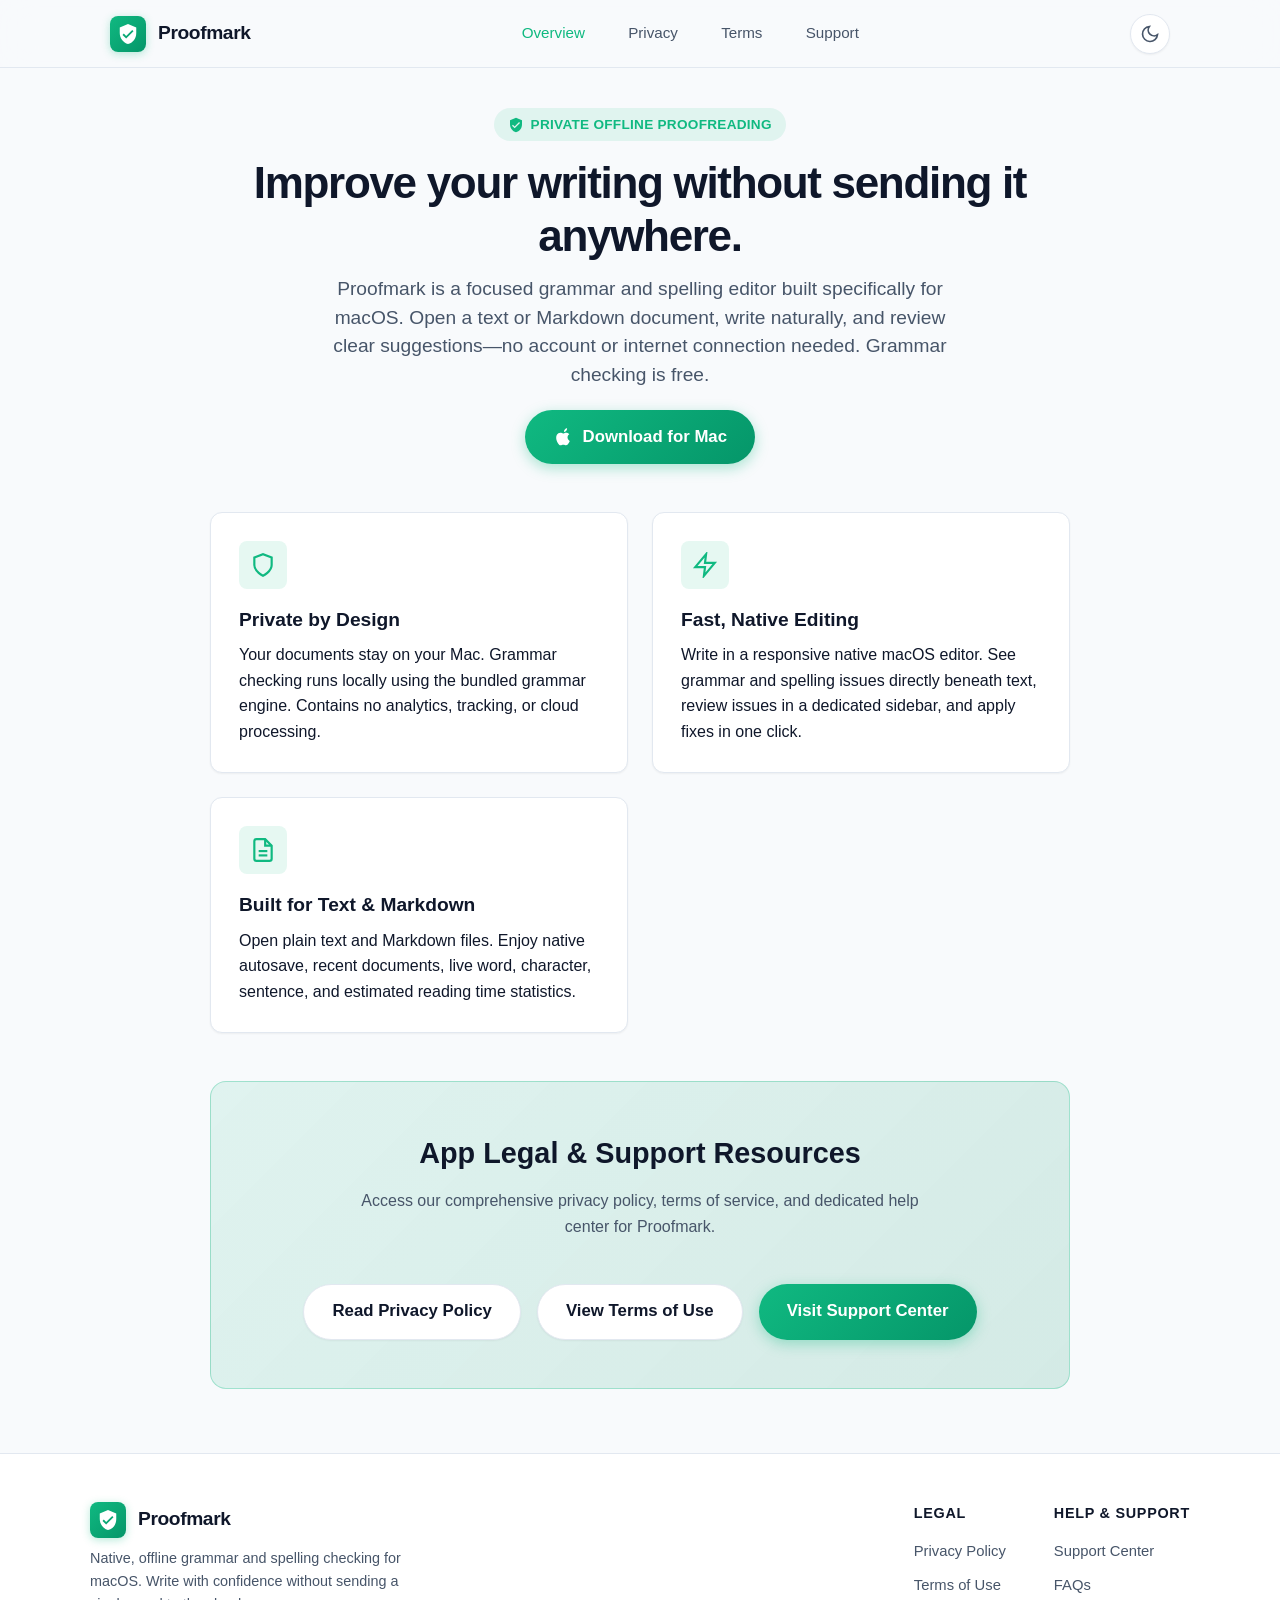
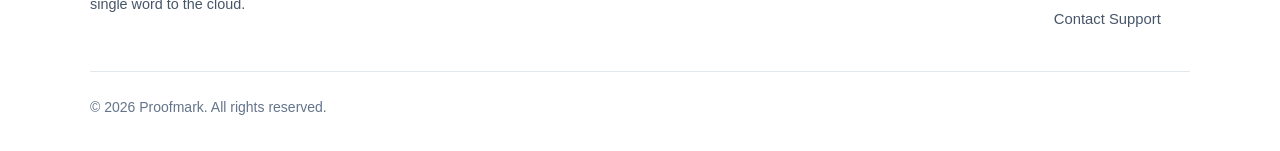
<file: index.html>
<!DOCTYPE html>
<html lang="en">
<head>
  <meta charset="UTF-8">
  <meta name="viewport" content="width=device-width, initial-scale=1.0">
  <title>Proofmark — Private Offline Grammar & Spelling Editor for Mac</title>
  <meta name="description" content="Proofmark is a native, private macOS writing editor with offline grammar and spelling feedback. No accounts, telemetry, or network requests.">
  <link rel="stylesheet" href="styles.css">
  <link rel="icon" href="data:image/svg+xml,<svg xmlns=%22http://www.w3.org/2000/svg%22 viewBox=%220 0 100 100%22><text y=%22.9em%22 font-size=%2290%22>✍️</text></svg>">
</head>
<body>
  <!-- Header / Navigation -->
  <header class="navbar">
    <div class="nav-container">
      <a href="index.html" class="brand-link">
        <div class="brand-icon">
          <svg viewBox="0 0 24 24"><path d="M12 1L3 5v6c0 5.55 3.84 10.74 9 12 5.16-1.26 9-5.45 9-12V5l-9-4zm-2 16l-4-4 1.41-1.41L10 14.17l6.59-6.59L18 9l-8 8z"/></svg>
        </div>
        <span>Proofmark</span>
      </a>

      <ul class="nav-links">
        <li><a href="index.html" class="active">Overview</a></li>
        <li><a href="privacy.html">Privacy</a></li>
        <li><a href="terms.html">Terms</a></li>
        <li><a href="support.html">Support</a></li>
      </ul>

      <div class="nav-actions">
        <button class="theme-toggle-btn" id="theme-toggle" aria-label="Toggle light/dark theme">
          <svg viewBox="0 0 24 24" fill="none" stroke="currentColor" stroke-width="2"><path d="M21 12.79A9 9 0 1 1 11.21 3 7 7 0 0 0 21 12.79z"/></svg>
        </button>

        <button class="mobile-menu-btn" id="mobile-menu-btn" aria-label="Toggle navigation menu">
          <svg viewBox="0 0 24 24" fill="none" stroke="currentColor" stroke-width="2"><path d="M4 6h16M4 12h16M4 18h16"/></svg>
        </button>
      </div>
    </div>

    <!-- Mobile Drawer -->
    <div class="mobile-nav-drawer" id="mobile-drawer">
      <a href="index.html" class="active">Overview</a>
      <a href="privacy.html">Privacy Policy</a>
      <a href="terms.html">Terms of Use</a>
      <a href="support.html">Support & Help Center</a>
    </div>
  </header>

  <!-- Main Content -->
  <main class="main-content">
    <div class="page-hero">
      <div class="hero-badge">
        <svg viewBox="0 0 24 24" fill="currentColor"><path d="M12 1L3 5v6c0 5.55 3.84 10.74 9 12 5.16-1.26 9-5.45 9-12V5l-9-4zm-2 16l-4-4 1.41-1.41L10 14.17l6.59-6.59L18 9l-8 8z"/></svg>
        Private Offline Proofreading
      </div>
      <h1>Improve your writing without sending it anywhere.</h1>
      <p class="subtitle">Proofmark is a focused grammar and spelling editor built specifically for macOS. Open a text or Markdown document, write naturally, and review clear suggestions—no account or internet connection needed. Grammar checking is free.</p>
      
      <a href="https://apps.apple.com/ma/developer/alice-georgiana-turcanu/id1834220789" target="_blank" class="btn-primary">
        <svg width="20" height="20" viewBox="0 0 24 24" fill="currentColor"><path d="M18.71 19.5c-.83 1.24-1.71 2.45-3.05 2.47-1.34.03-1.77-.79-3.29-.79-1.53 0-2 .77-3.27.82-1.31.05-2.3-1.32-3.14-2.53C4.25 17 2.94 12.45 4.7 9.39c.87-1.52 2.43-2.48 4.12-2.51 1.28-.02 2.5.87 3.29.87.78 0 2.26-1.07 3.81-.91.65.03 2.47.26 3.64 1.98-.09.06-2.17 1.28-2.15 3.81.03 3.02 2.65 4.03 2.68 4.04-.03.07-.42 1.44-1.38 2.83M15.97 4.54c.64-.78 1.08-1.85.96-2.94-.93.04-2.07.62-2.74 1.4-.6.69-1.12 1.8-.98 2.86 1.04.08 2.12-.54 2.76-1.32z"/></svg>
        Download for Mac
      </a>
    </div>

    <!-- Feature Cards -->
    <div class="features-grid">
      <div class="feature-card">
        <div class="category-icon">
          <svg viewBox="0 0 24 24" fill="none" stroke="currentColor" stroke-width="2"><path d="M12 22s8-4 8-10V5l-8-3-8 3v7c0 6 8 10 8 10z"/></svg>
        </div>
        <h3>Private by Design</h3>
        <p>Your documents stay on your Mac. Grammar checking runs locally using the bundled grammar engine. Contains no analytics, tracking, or cloud processing.</p>
      </div>

      <div class="feature-card">
        <div class="category-icon">
          <svg viewBox="0 0 24 24" fill="none" stroke="currentColor" stroke-width="2"><polygon points="13 2 3 14 12 14 11 22 21 10 12 10 13 2"/></svg>
        </div>
        <h3>Fast, Native Editing</h3>
        <p>Write in a responsive native macOS editor. See grammar and spelling issues directly beneath text, review issues in a dedicated sidebar, and apply fixes in one click.</p>
      </div>

      <div class="feature-card">
        <div class="category-icon">
          <svg viewBox="0 0 24 24" fill="none" stroke="currentColor" stroke-width="2"><path d="M14 2H6a2 2 0 0 0-2 2v16a2 2 0 0 0 2 2h12a2 2 0 0 0 2-2V8z"/><polyline points="14 2 14 8 20 8"/><line x1="16" y1="13" x2="8" y2="13"/><line x1="16" y1="17" x2="8" y2="17"/></svg>
        </div>
        <h3>Built for Text & Markdown</h3>
        <p>Open plain text and Markdown files. Enjoy native autosave, recent documents, live word, character, sentence, and estimated reading time statistics.</p>
      </div>
    </div>

    <!-- Legal & Support Hub Callout -->
    <div class="cta-box">
      <h2>App Legal & Support Resources</h2>
      <p style="color: var(--text-secondary); max-width: 600px; margin: 0 auto 1.5rem;">Access our comprehensive privacy policy, terms of service, and dedicated help center for Proofmark.</p>
      <div style="display: flex; gap: 1rem; justify-content: center; flex-wrap: wrap;">
        <a href="privacy.html" class="btn-primary" style="background: var(--bg-card); color: var(--text-primary); border: 1px solid var(--border-color); box-shadow: var(--shadow-sm);">Read Privacy Policy</a>
        <a href="terms.html" class="btn-primary" style="background: var(--bg-card); color: var(--text-primary); border: 1px solid var(--border-color); box-shadow: var(--shadow-sm);">View Terms of Use</a>
        <a href="support.html" class="btn-primary">Visit Support Center</a>
      </div>
    </div>
  </main>

  <!-- Footer -->
  <footer class="site-footer">
    <div class="footer-container">
      <div class="footer-top">
        <div class="footer-brand">
          <a href="index.html" class="brand-link">
            <div class="brand-icon">
              <svg viewBox="0 0 24 24"><path d="M12 1L3 5v6c0 5.55 3.84 10.74 9 12 5.16-1.26 9-5.45 9-12V5l-9-4zm-2 16l-4-4 1.41-1.41L10 14.17l6.59-6.59L18 9l-8 8z"/></svg>
            </div>
            <span>Proofmark</span>
          </a>
          <p>Native, offline grammar and spelling checking for macOS. Write with confidence without sending a single word to the cloud.</p>
        </div>

        <div class="footer-links-group">
          <div class="footer-col">
            <h4>Legal</h4>
            <ul>
              <li><a href="privacy.html">Privacy Policy</a></li>
              <li><a href="terms.html">Terms of Use</a></li>
            </ul>
          </div>

          <div class="footer-col">
            <h4>Help & Support</h4>
            <ul>
              <li><a href="support.html">Support Center</a></li>
              <li><a href="support.html#faq">FAQs</a></li>
              <li><a href="support.html#contact">Contact Support</a></li>
            </ul>
          </div>
        </div>
      </div>

      <div class="footer-bottom">
        <p>&copy; 2026 Proofmark. All rights reserved.</p>
      </div>
    </div>
  </footer>

  <script src="script.js"></script>
</body>
</html>
</file>
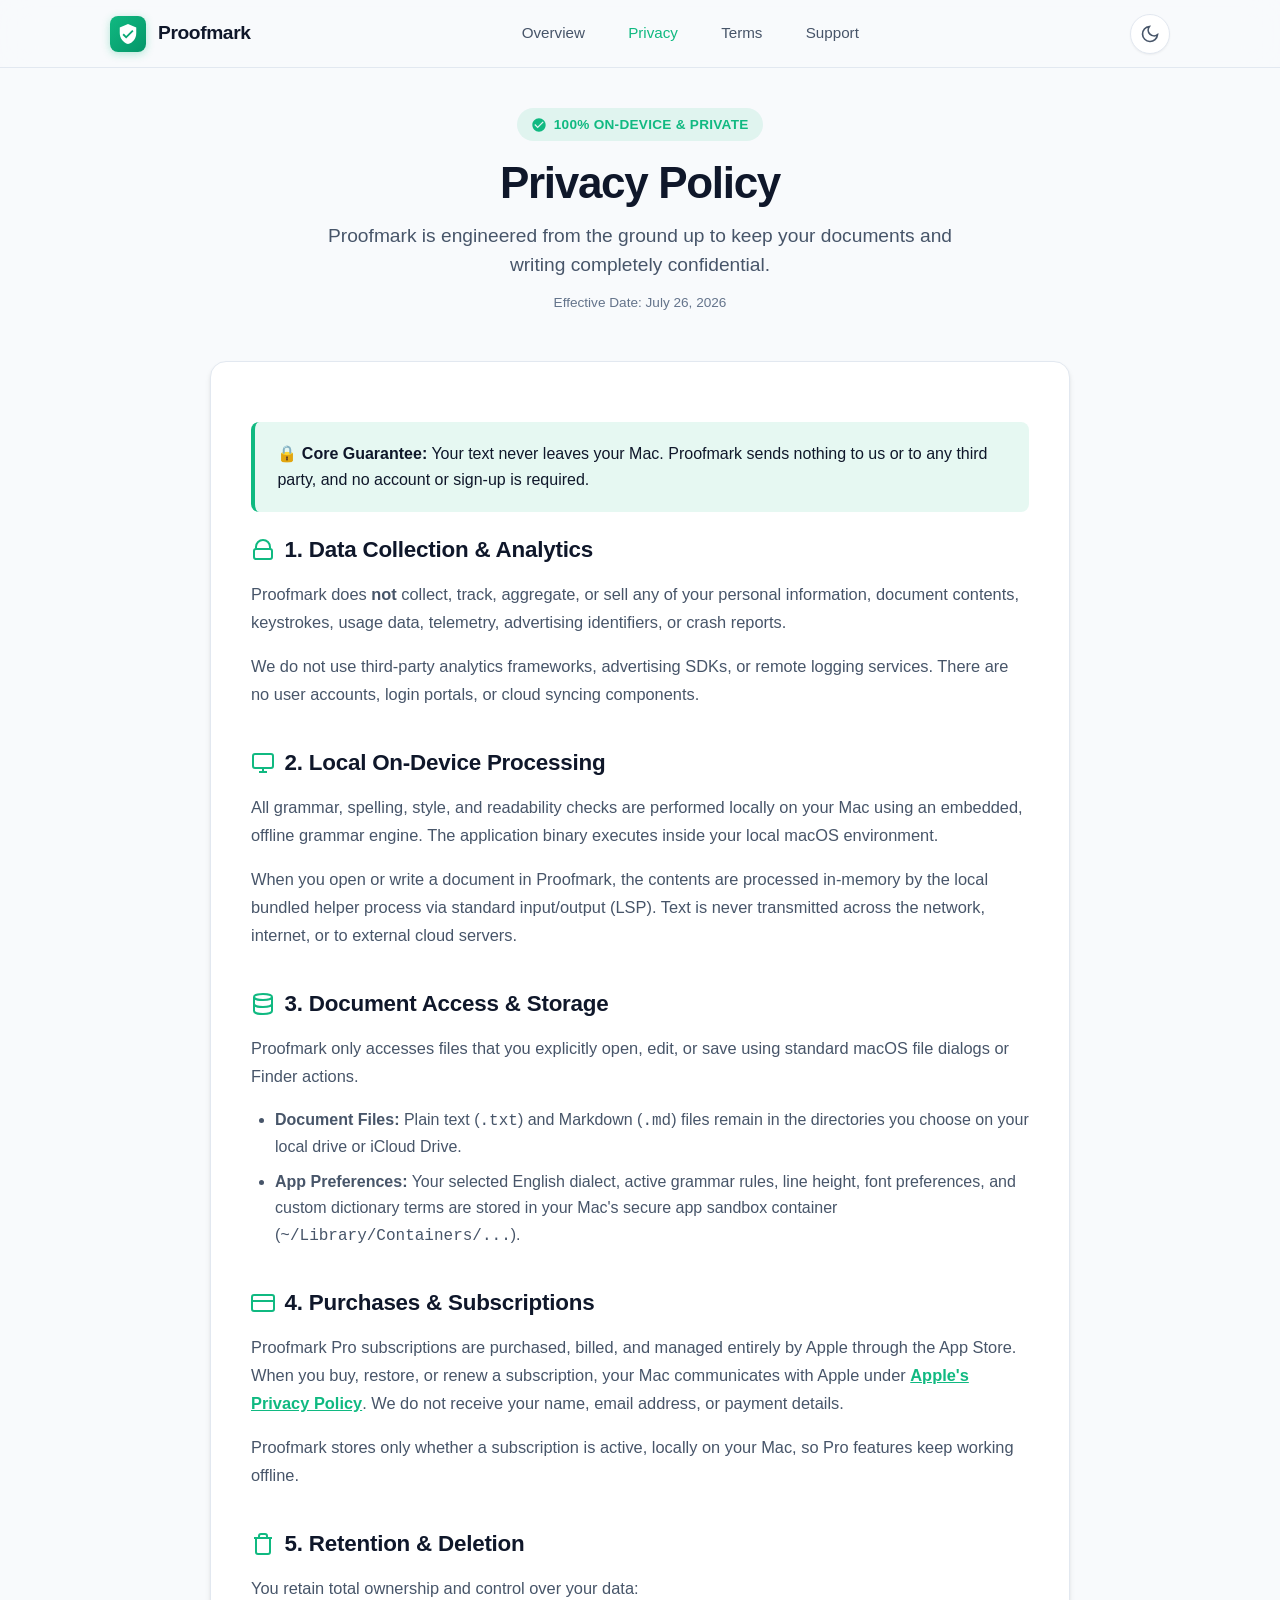
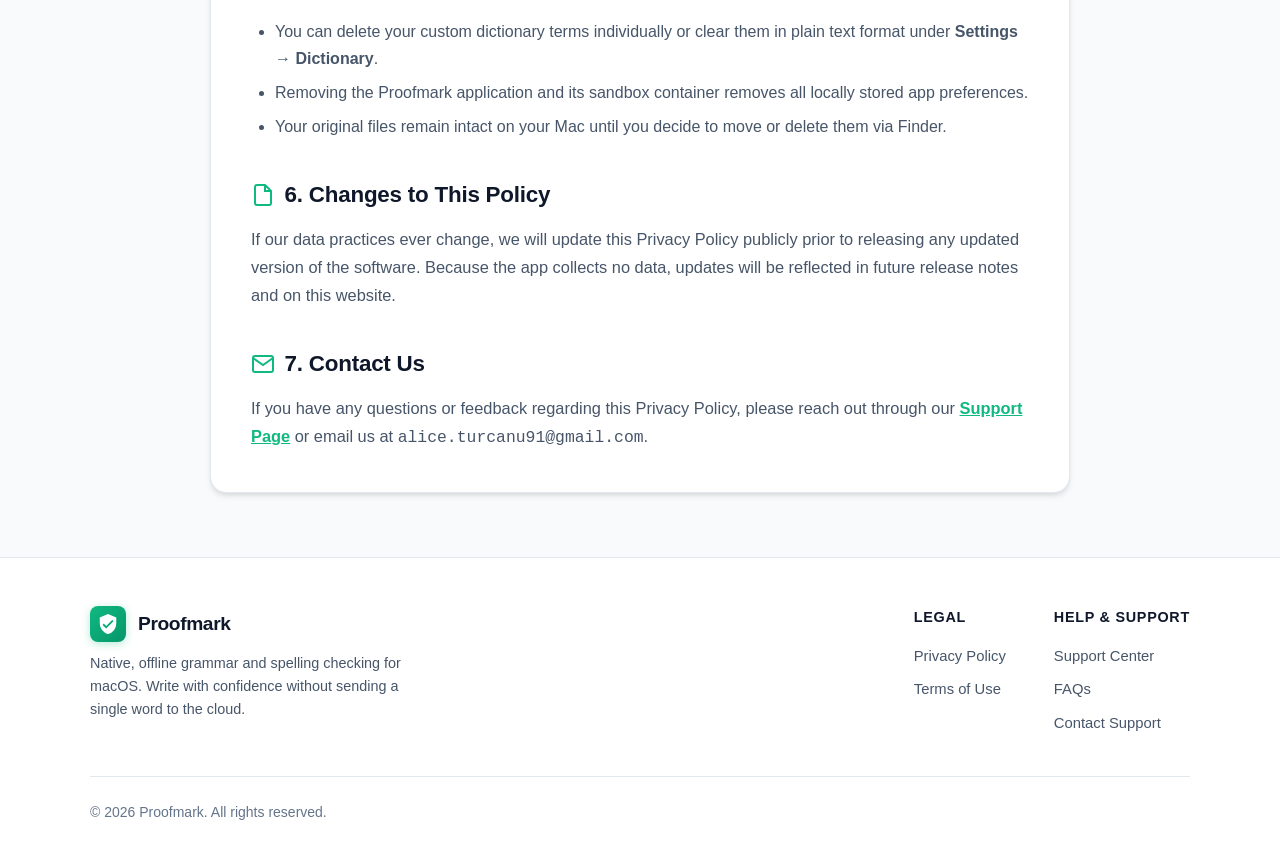
<file: privacy.html>
<!DOCTYPE html>
<html lang="en">
<head>
  <meta charset="UTF-8">
  <meta name="viewport" content="width=device-width, initial-scale=1.0">
  <title>Privacy Policy — Proofmark</title>
  <meta name="description" content="Proofmark Privacy Policy. Learn how your data stays 100% private on your Mac with zero cloud processing or tracking.">
  <link rel="stylesheet" href="styles.css">
  <link rel="icon" href="data:image/svg+xml,<svg xmlns=%22http://www.w3.org/2000/svg%22 viewBox=%220 0 100 100%22><text y=%22.9em%22 font-size=%2290%22>🛡️</text></svg>">
</head>
<body>
  <!-- Header / Navigation -->
  <header class="navbar">
    <div class="nav-container">
      <a href="index.html" class="brand-link">
        <div class="brand-icon">
          <svg viewBox="0 0 24 24"><path d="M12 1L3 5v6c0 5.55 3.84 10.74 9 12 5.16-1.26 9-5.45 9-12V5l-9-4zm-2 16l-4-4 1.41-1.41L10 14.17l6.59-6.59L18 9l-8 8z"/></svg>
        </div>
        <span>Proofmark</span>
      </a>

      <ul class="nav-links">
        <li><a href="index.html">Overview</a></li>
        <li><a href="privacy.html" class="active">Privacy</a></li>
        <li><a href="terms.html">Terms</a></li>
        <li><a href="support.html">Support</a></li>
      </ul>

      <div class="nav-actions">
        <button class="theme-toggle-btn" id="theme-toggle" aria-label="Toggle light/dark theme">
          <svg viewBox="0 0 24 24" fill="none" stroke="currentColor" stroke-width="2"><path d="M21 12.79A9 9 0 1 1 11.21 3 7 7 0 0 0 21 12.79z"/></svg>
        </button>

        <button class="mobile-menu-btn" id="mobile-menu-btn" aria-label="Toggle navigation menu">
          <svg viewBox="0 0 24 24" fill="none" stroke="currentColor" stroke-width="2"><path d="M4 6h16M4 12h16M4 18h16"/></svg>
        </button>
      </div>
    </div>

    <!-- Mobile Drawer -->
    <div class="mobile-nav-drawer" id="mobile-drawer">
      <a href="index.html">Overview</a>
      <a href="privacy.html" class="active">Privacy Policy</a>
      <a href="terms.html">Terms of Use</a>
      <a href="support.html">Support & Help Center</a>
    </div>
  </header>

  <!-- Main Content -->
  <main class="main-content">
    <div class="page-hero">
      <div class="hero-badge">
        <svg viewBox="0 0 24 24" fill="currentColor"><path d="M12 2C6.48 2 2 6.48 2 12s4.48 10 10 10 10-4.48 10-10S17.52 2 12 2zm-2 15l-5-5 1.41-1.41L10 14.17l7.59-7.59L19 8l-9 9z"/></svg>
        100% On-Device & Private
      </div>
      <h1>Privacy Policy</h1>
      <p class="subtitle">Proofmark is engineered from the ground up to keep your documents and writing completely confidential.</p>
      <span class="last-updated">Effective Date: July 26, 2026</span>
    </div>

    <div class="doc-card">
      <div class="highlight-box">
        <p>🔒 <strong>Core Guarantee:</strong> Your text never leaves your Mac. Proofmark sends nothing to us or to any third party, and no account or sign-up is required.</p>
      </div>

      <div class="doc-section">
        <h2>
          <svg viewBox="0 0 24 24" fill="none" stroke="currentColor" stroke-width="2"><path d="M19 11H5m14 0a2 2 0 012 2v6a2 2 0 01-2 2H5a2 2 0 01-2-2v-6a2 2 0 012-2m14 0V9a7 7 0 00-14 0v2"/></svg>
          1. Data Collection & Analytics
        </h2>
        <p>Proofmark does <strong>not</strong> collect, track, aggregate, or sell any of your personal information, document contents, keystrokes, usage data, telemetry, advertising identifiers, or crash reports.</p>
        <p>We do not use third-party analytics frameworks, advertising SDKs, or remote logging services. There are no user accounts, login portals, or cloud syncing components.</p>
      </div>

      <div class="doc-section">
        <h2>
          <svg viewBox="0 0 24 24" fill="none" stroke="currentColor" stroke-width="2"><rect x="2" y="3" width="20" height="14" rx="2" ry="2"/><line x1="8" y1="21" x2="16" y2="21"/><line x1="12" y1="17" x2="12" y2="21"/></svg>
          2. Local On-Device Processing
        </h2>
        <p>All grammar, spelling, style, and readability checks are performed locally on your Mac using an embedded, offline grammar engine. The application binary executes inside your local macOS environment.</p>
        <p>When you open or write a document in Proofmark, the contents are processed in-memory by the local bundled helper process via standard input/output (LSP). Text is never transmitted across the network, internet, or to external cloud servers.</p>
      </div>

      <div class="doc-section">
        <h2>
          <svg viewBox="0 0 24 24" fill="none" stroke="currentColor" stroke-width="2"><ellipse cx="12" cy="5" rx="9" ry="3"/><path d="M21 12c0 1.66-4 3-9 3s-9-1.34-9-3"/><path d="M3 5v14c0 1.66 4 3 9 3s9-1.34 9-3V5"/></svg>
          3. Document Access & Storage
        </h2>
        <p>Proofmark only accesses files that you explicitly open, edit, or save using standard macOS file dialogs or Finder actions.</p>
        <ul>
          <li><strong>Document Files:</strong> Plain text (<code>.txt</code>) and Markdown (<code>.md</code>) files remain in the directories you choose on your local drive or iCloud Drive.</li>
          <li><strong>App Preferences:</strong> Your selected English dialect, active grammar rules, line height, font preferences, and custom dictionary terms are stored in your Mac's secure app sandbox container (<code>~/Library/Containers/...</code>).</li>
        </ul>
      </div>

      <div class="doc-section">
        <h2>
          <svg viewBox="0 0 24 24" fill="none" stroke="currentColor" stroke-width="2"><rect x="1" y="4" width="22" height="16" rx="2" ry="2"/><line x1="1" y1="10" x2="23" y2="10"/></svg>
          4. Purchases &amp; Subscriptions
        </h2>
        <p>Proofmark Pro subscriptions are purchased, billed, and managed entirely by Apple through the App Store. When you buy, restore, or renew a subscription, your Mac communicates with Apple under <a href="https://www.apple.com/legal/privacy/" style="color: var(--accent-color); font-weight: 600;">Apple's Privacy Policy</a>. We do not receive your name, email address, or payment details.</p>
        <p>Proofmark stores only whether a subscription is active, locally on your Mac, so Pro features keep working offline.</p>
      </div>

      <div class="doc-section">
        <h2>
          <svg viewBox="0 0 24 24" fill="none" stroke="currentColor" stroke-width="2"><path d="M3 6h18M19 6v14a2 2 0 01-2 2H7a2 2 0 01-2-2V6m3 0V4a2 2 0 012-2h4a2 2 0 012 2v2"/></svg>
          5. Retention & Deletion
        </h2>
        <p>You retain total ownership and control over your data:</p>
        <ul>
          <li>You can delete your custom dictionary terms individually or clear them in plain text format under <strong>Settings → Dictionary</strong>.</li>
          <li>Removing the Proofmark application and its sandbox container removes all locally stored app preferences.</li>
          <li>Your original files remain intact on your Mac until you decide to move or delete them via Finder.</li>
        </ul>
      </div>

      <div class="doc-section">
        <h2>
          <svg viewBox="0 0 24 24" fill="none" stroke="currentColor" stroke-width="2"><path d="M14 2H6a2 2 0 00-2 2v16a2 2 0 002 2h12a2 2 0 002-2V8z"/><polyline points="14 2 14 8 20 8"/></svg>
          6. Changes to This Policy
        </h2>
        <p>If our data practices ever change, we will update this Privacy Policy publicly prior to releasing any updated version of the software. Because the app collects no data, updates will be reflected in future release notes and on this website.</p>
      </div>

      <div class="doc-section">
        <h2>
          <svg viewBox="0 0 24 24" fill="none" stroke="currentColor" stroke-width="2"><path d="M4 4h16c1.1 0 2 .9 2 2v12c0 1.1-.9 2-2 2H4c-1.1 0-2-.9-2-2V6c0-1.1.9-2 2-2z"/><polyline points="22,6 12,13 2,6"/></svg>
          7. Contact Us
        </h2>
        <p>If you have any questions or feedback regarding this Privacy Policy, please reach out through our <a href="support.html" style="color: var(--accent-color); font-weight: 600;">Support Page</a> or email us at <code>alice.turcanu91@gmail.com</code>.</p>
      </div>
    </div>
  </main>

  <!-- Footer -->
  <footer class="site-footer">
    <div class="footer-container">
      <div class="footer-top">
        <div class="footer-brand">
          <a href="index.html" class="brand-link">
            <div class="brand-icon">
              <svg viewBox="0 0 24 24"><path d="M12 1L3 5v6c0 5.55 3.84 10.74 9 12 5.16-1.26 9-5.45 9-12V5l-9-4zm-2 16l-4-4 1.41-1.41L10 14.17l6.59-6.59L18 9l-8 8z"/></svg>
            </div>
            <span>Proofmark</span>
          </a>
          <p>Native, offline grammar and spelling checking for macOS. Write with confidence without sending a single word to the cloud.</p>
        </div>

        <div class="footer-links-group">
          <div class="footer-col">
            <h4>Legal</h4>
            <ul>
              <li><a href="privacy.html">Privacy Policy</a></li>
              <li><a href="terms.html">Terms of Use</a></li>
            </ul>
          </div>

          <div class="footer-col">
            <h4>Help & Support</h4>
            <ul>
              <li><a href="support.html">Support Center</a></li>
              <li><a href="support.html#faq">FAQs</a></li>
              <li><a href="support.html#contact">Contact Support</a></li>
            </ul>
          </div>
        </div>
      </div>

      <div class="footer-bottom">
        <p>&copy; 2026 Proofmark. All rights reserved.</p>
      </div>
    </div>
  </footer>

  <script src="script.js"></script>
</body>
</html>
</file>
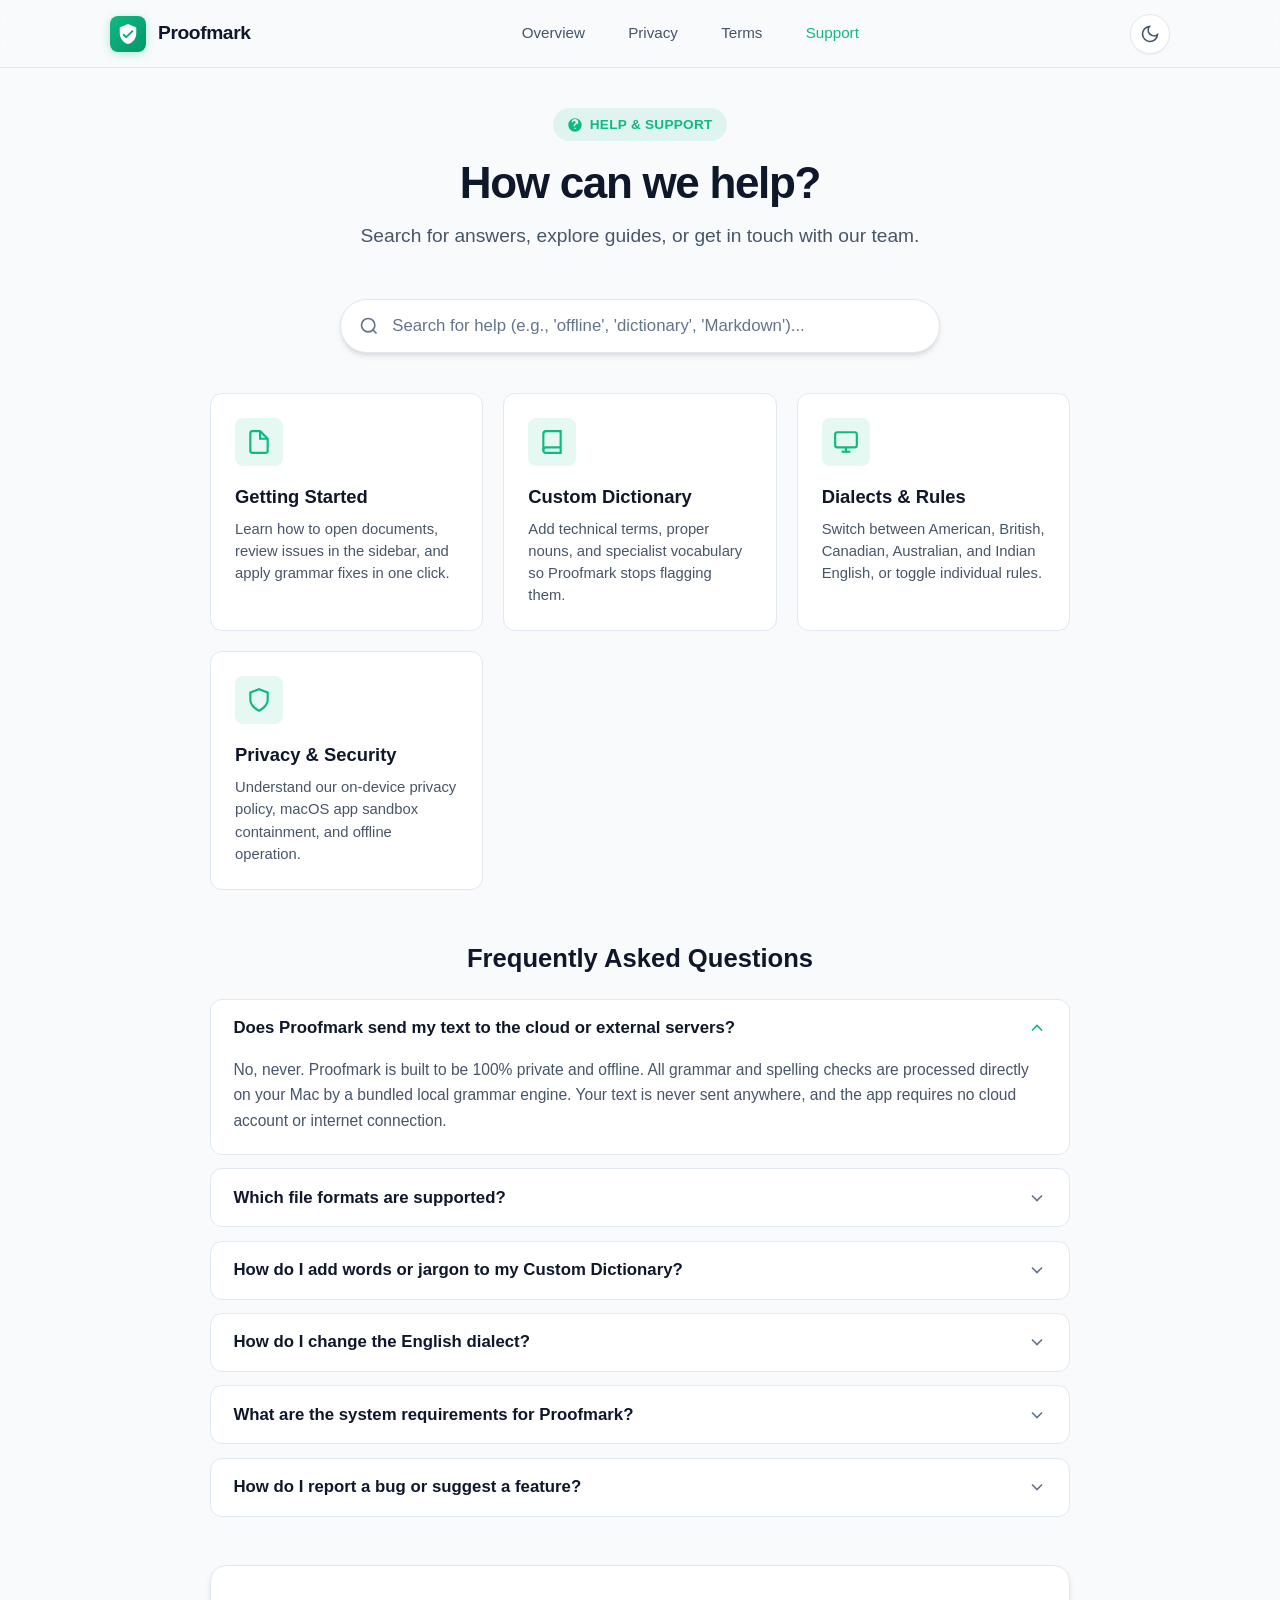
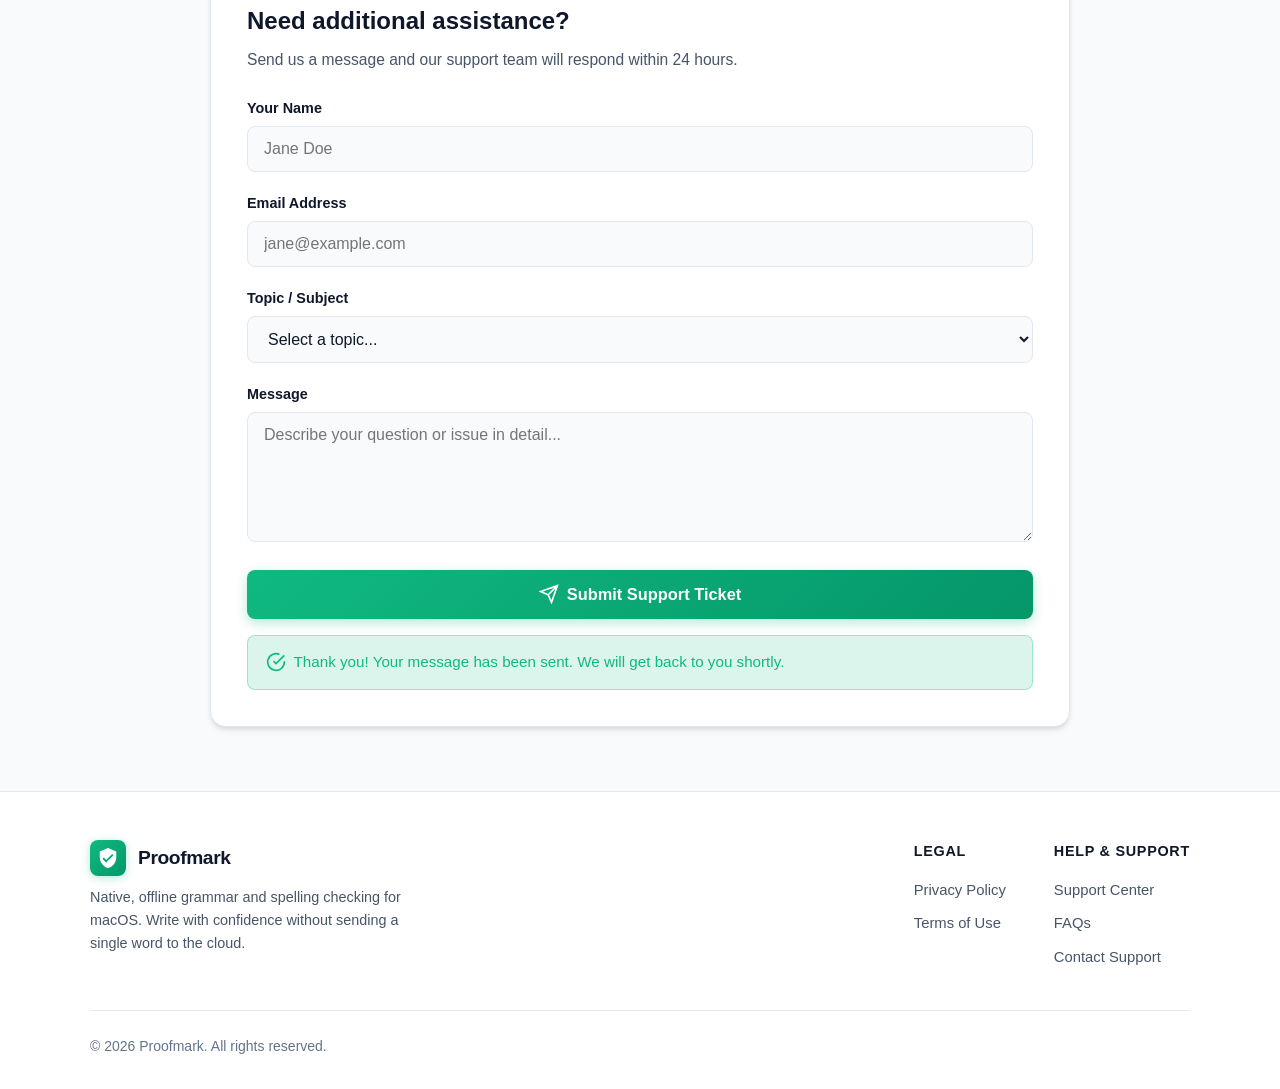
<file: support.html>
<!DOCTYPE html>
<html lang="en">
<head>
  <meta charset="UTF-8">
  <meta name="viewport" content="width=device-width, initial-scale=1.0">
  <title>Support & Help Center — Proofmark</title>
  <meta name="description" content="Proofmark Help Center. Find FAQs, guides, and support resources for the private offline macOS grammar editor.">
  <link rel="stylesheet" href="styles.css">
  <link rel="icon" href="data:image/svg+xml,<svg xmlns=%22http://www.w3.org/2000/svg%22 viewBox=%220 0 100 100%22><text y=%22.9em%22 font-size=%2290%22>❓</text></svg>">
</head>
<body>
  <!-- Header / Navigation -->
  <header class="navbar">
    <div class="nav-container">
      <a href="index.html" class="brand-link">
        <div class="brand-icon">
          <svg viewBox="0 0 24 24"><path d="M12 1L3 5v6c0 5.55 3.84 10.74 9 12 5.16-1.26 9-5.45 9-12V5l-9-4zm-2 16l-4-4 1.41-1.41L10 14.17l6.59-6.59L18 9l-8 8z"/></svg>
        </div>
        <span>Proofmark</span>
      </a>

      <ul class="nav-links">
        <li><a href="index.html">Overview</a></li>
        <li><a href="privacy.html">Privacy</a></li>
        <li><a href="terms.html">Terms</a></li>
        <li><a href="support.html" class="active">Support</a></li>
      </ul>

      <div class="nav-actions">
        <button class="theme-toggle-btn" id="theme-toggle" aria-label="Toggle light/dark theme">
          <svg viewBox="0 0 24 24" fill="none" stroke="currentColor" stroke-width="2"><path d="M21 12.79A9 9 0 1 1 11.21 3 7 7 0 0 0 21 12.79z"/></svg>
        </button>

        <button class="mobile-menu-btn" id="mobile-menu-btn" aria-label="Toggle navigation menu">
          <svg viewBox="0 0 24 24" fill="none" stroke="currentColor" stroke-width="2"><path d="M4 6h16M4 12h16M4 18h16"/></svg>
        </button>
      </div>
    </div>

    <!-- Mobile Drawer -->
    <div class="mobile-nav-drawer" id="mobile-drawer">
      <a href="index.html">Overview</a>
      <a href="privacy.html">Privacy Policy</a>
      <a href="terms.html">Terms of Use</a>
      <a href="support.html" class="active">Support & Help Center</a>
    </div>
  </header>

  <!-- Main Content -->
  <main class="main-content">
    <div class="page-hero">
      <div class="hero-badge">
        <svg viewBox="0 0 24 24" fill="currentColor"><path d="M12 2C6.48 2 2 6.48 2 12s4.48 10 10 10 10-4.48 10-10S17.52 2 12 2zm1 16h-2v-2h2v2zm1.07-7.75l-.9.92C12.45 11.9 12 12.5 12 14h-2v-.5c0-1.1.45-2.1 1.17-2.83l1.24-1.26c.37-.36.59-.86.59-1.41 0-1.1-.9-2-2-2s-2 .9-2 2H7c0-2.76 2.24-5 5-5s5 2.24 5 5c0 1.04-.42 1.99-1.07 2.75z"/></svg>
        Help & Support
      </div>
      <h1>How can we help?</h1>
      <p class="subtitle">Search for answers, explore guides, or get in touch with our team.</p>
    </div>

    <!-- Live Search -->
    <div class="search-container">
      <div class="search-input-wrapper">
        <svg class="search-icon" viewBox="0 0 24 24" fill="none" stroke="currentColor" stroke-width="2"><circle cx="11" cy="11" r="8"/><line x1="21" y1="21" x2="16.65" y2="16.65"/></svg>
        <input type="text" id="support-search" class="search-input" placeholder="Search for help (e.g., 'offline', 'dictionary', 'Markdown')..." aria-label="Search help center">
      </div>
    </div>

    <!-- Quick Help Categories -->
    <div class="categories-grid">
      <div class="category-card">
        <div class="category-icon">
          <svg viewBox="0 0 24 24" fill="none" stroke="currentColor" stroke-width="2"><path d="M13 2H6a2 2 0 0 0-2 2v16a2 2 0 0 0 2 2h12a2 2 0 0 0 2-2V9z"/><polyline points="13 2 13 9 20 9"/></svg>
        </div>
        <h3>Getting Started</h3>
        <p>Learn how to open documents, review issues in the sidebar, and apply grammar fixes in one click.</p>
      </div>

      <div class="category-card">
        <div class="category-icon">
          <svg viewBox="0 0 24 24" fill="none" stroke="currentColor" stroke-width="2"><path d="M4 19.5A2.5 2.5 0 0 1 6.5 17H20"/><path d="M6.5 2H20v20H6.5A2.5 2.5 0 0 1 4 19.5v-15A2.5 2.5 0 0 1 6.5 2z"/></svg>
        </div>
        <h3>Custom Dictionary</h3>
        <p>Add technical terms, proper nouns, and specialist vocabulary so Proofmark stops flagging them.</p>
      </div>

      <div class="category-card">
        <div class="category-icon">
          <svg viewBox="0 0 24 24" fill="none" stroke="currentColor" stroke-width="2"><rect x="2" y="3" width="20" height="14" rx="2" ry="2"/><line x1="8" y1="21" x2="16" y2="21"/><line x1="12" y1="17" x2="12" y2="21"/></svg>
        </div>
        <h3>Dialects & Rules</h3>
        <p>Switch between American, British, Canadian, Australian, and Indian English, or toggle individual rules.</p>
      </div>

      <div class="category-card">
        <div class="category-icon">
          <svg viewBox="0 0 24 24" fill="none" stroke="currentColor" stroke-width="2"><path d="M12 22s8-4 8-10V5l-8-3-8 3v7c0 6 8 10 8 10z"/></svg>
        </div>
        <h3>Privacy & Security</h3>
        <p>Understand our on-device privacy policy, macOS app sandbox containment, and offline operation.</p>
      </div>
    </div>

    <!-- FAQ Accordion -->
    <div class="faq-section" id="faq">
      <h2 class="faq-title">Frequently Asked Questions</h2>
      
      <div class="faq-list">
        <div class="faq-item active">
          <button class="faq-question">
            <span>Does Proofmark send my text to the cloud or external servers?</span>
            <svg class="faq-chevron" viewBox="0 0 24 24" fill="none" stroke="currentColor" stroke-width="2"><polyline points="6 9 12 15 18 9"/></svg>
          </button>
          <div class="faq-answer">
            <p>No, never. Proofmark is built to be 100% private and offline. All grammar and spelling checks are processed directly on your Mac by a bundled local grammar engine. Your text is never sent anywhere, and the app requires no cloud account or internet connection.</p>
          </div>
        </div>

        <div class="faq-item">
          <button class="faq-question">
            <span>Which file formats are supported?</span>
            <svg class="faq-chevron" viewBox="0 0 24 24" fill="none" stroke="currentColor" stroke-width="2"><polyline points="6 9 12 15 18 9"/></svg>
          </button>
          <div class="faq-answer">
            <p>Proofmark supports plain text (<code>.txt</code>) and Markdown (<code>.md</code>) files. You can open, write, edit, and save files natively with full support for macOS autosave, recent documents, and Find/Replace.</p>
          </div>
        </div>

        <div class="faq-item">
          <button class="faq-question">
            <span>How do I add words or jargon to my Custom Dictionary?</span>
            <svg class="faq-chevron" viewBox="0 0 24 24" fill="none" stroke="currentColor" stroke-width="2"><polyline points="6 9 12 15 18 9"/></svg>
          </button>
          <div class="faq-answer">
            <p>You can add words directly from any issue suggestion menu in your document, or navigate to <strong>Settings → Dictionary</strong> inside the app. You can manage terms individually or toggle "Edit as text" to paste multiple terms at once.</p>
          </div>
        </div>

        <div class="faq-item">
          <button class="faq-question">
            <span>How do I change the English dialect?</span>
            <svg class="faq-chevron" viewBox="0 0 24 24" fill="none" stroke="currentColor" stroke-width="2"><polyline points="6 9 12 15 18 9"/></svg>
          </button>
          <div class="faq-answer">
            <p>Open <strong>Settings → General</strong> and choose your preferred English dialect from the menu: American, British, Canadian, Australian, or Indian English. Proofmark instantly updates its rules and spelling recommendations.</p>
          </div>
        </div>

        <div class="faq-item">
          <button class="faq-question">
            <span>What are the system requirements for Proofmark?</span>
            <svg class="faq-chevron" viewBox="0 0 24 24" fill="none" stroke="currentColor" stroke-width="2"><polyline points="6 9 12 15 18 9"/></svg>
          </button>
          <div class="faq-answer">
            <p>Proofmark requires macOS 14.0 (Sonoma) or later. The bundled grammar engine is compiled natively for both Apple Silicon (M1/M2/M3/M4) and Intel Mac computers.</p>
          </div>
        </div>

        <div class="faq-item">
          <button class="faq-question">
            <span>How do I report a bug or suggest a feature?</span>
            <svg class="faq-chevron" viewBox="0 0 24 24" fill="none" stroke="currentColor" stroke-width="2"><polyline points="6 9 12 15 18 9"/></svg>
          </button>
          <div class="faq-answer">
            <p>We welcome your feedback! You can fill out the contact form below, email us at <code>alice.turcanu91@gmail.com</code>, or submit an issue on our GitHub repository.</p>
          </div>
        </div>
      </div>
    </div>

    <!-- Contact Form -->
    <div class="contact-section" id="contact">
      <h2>Need additional assistance?</h2>
      <p class="contact-desc">Send us a message and our support team will respond within 24 hours.</p>

      <form id="support-contact-form">
        <div class="form-group">
          <label for="name">Your Name</label>
          <input type="text" id="name" class="form-control" placeholder="Jane Doe" required>
        </div>

        <div class="form-group">
          <label for="email">Email Address</label>
          <input type="email" id="email" class="form-control" placeholder="jane@example.com" required>
        </div>

        <div class="form-group">
          <label for="subject">Topic / Subject</label>
          <select id="subject" class="form-control" required>
            <option value="">Select a topic...</option>
            <option value="general">General Inquiry</option>
            <option value="bug">Report a Bug</option>
            <option value="feature">Feature Request</option>
            <option value="privacy">Privacy & Security Question</option>
          </select>
        </div>

        <div class="form-group">
          <label for="message">Message</label>
          <textarea id="message" class="form-control" placeholder="Describe your question or issue in detail..." required></textarea>
        </div>

        <button type="submit" class="btn-submit">
          <svg width="20" height="20" viewBox="0 0 24 24" fill="none" stroke="currentColor" stroke-width="2"><path d="M22 2L11 13M22 2l-7 20-4-9-9-4 20-7z"/></svg>
          Submit Support Ticket
        </button>

        <div class="form-alert success" id="form-alert">
          <svg width="20" height="20" viewBox="0 0 24 24" fill="none" stroke="currentColor" stroke-width="2"><path d="M22 11.08V12a10 10 0 1 1-5.93-9.14"/><polyline points="22 4 12 14.01 9 11.01"/></svg>
          Thank you! Your message has been sent. We will get back to you shortly.
        </div>
      </form>
    </div>
  </main>

  <!-- Footer -->
  <footer class="site-footer">
    <div class="footer-container">
      <div class="footer-top">
        <div class="footer-brand">
          <a href="index.html" class="brand-link">
            <div class="brand-icon">
              <svg viewBox="0 0 24 24"><path d="M12 1L3 5v6c0 5.55 3.84 10.74 9 12 5.16-1.26 9-5.45 9-12V5l-9-4zm-2 16l-4-4 1.41-1.41L10 14.17l6.59-6.59L18 9l-8 8z"/></svg>
            </div>
            <span>Proofmark</span>
          </a>
          <p>Native, offline grammar and spelling checking for macOS. Write with confidence without sending a single word to the cloud.</p>
        </div>

        <div class="footer-links-group">
          <div class="footer-col">
            <h4>Legal</h4>
            <ul>
              <li><a href="privacy.html">Privacy Policy</a></li>
              <li><a href="terms.html">Terms of Use</a></li>
            </ul>
          </div>

          <div class="footer-col">
            <h4>Help & Support</h4>
            <ul>
              <li><a href="support.html">Support Center</a></li>
              <li><a href="support.html#faq">FAQs</a></li>
              <li><a href="support.html#contact">Contact Support</a></li>
            </ul>
          </div>
        </div>
      </div>

      <div class="footer-bottom">
        <p>&copy; 2026 Proofmark. All rights reserved.</p>
      </div>
    </div>
  </footer>

  <script src="script.js"></script>
</body>
</html>
</file>
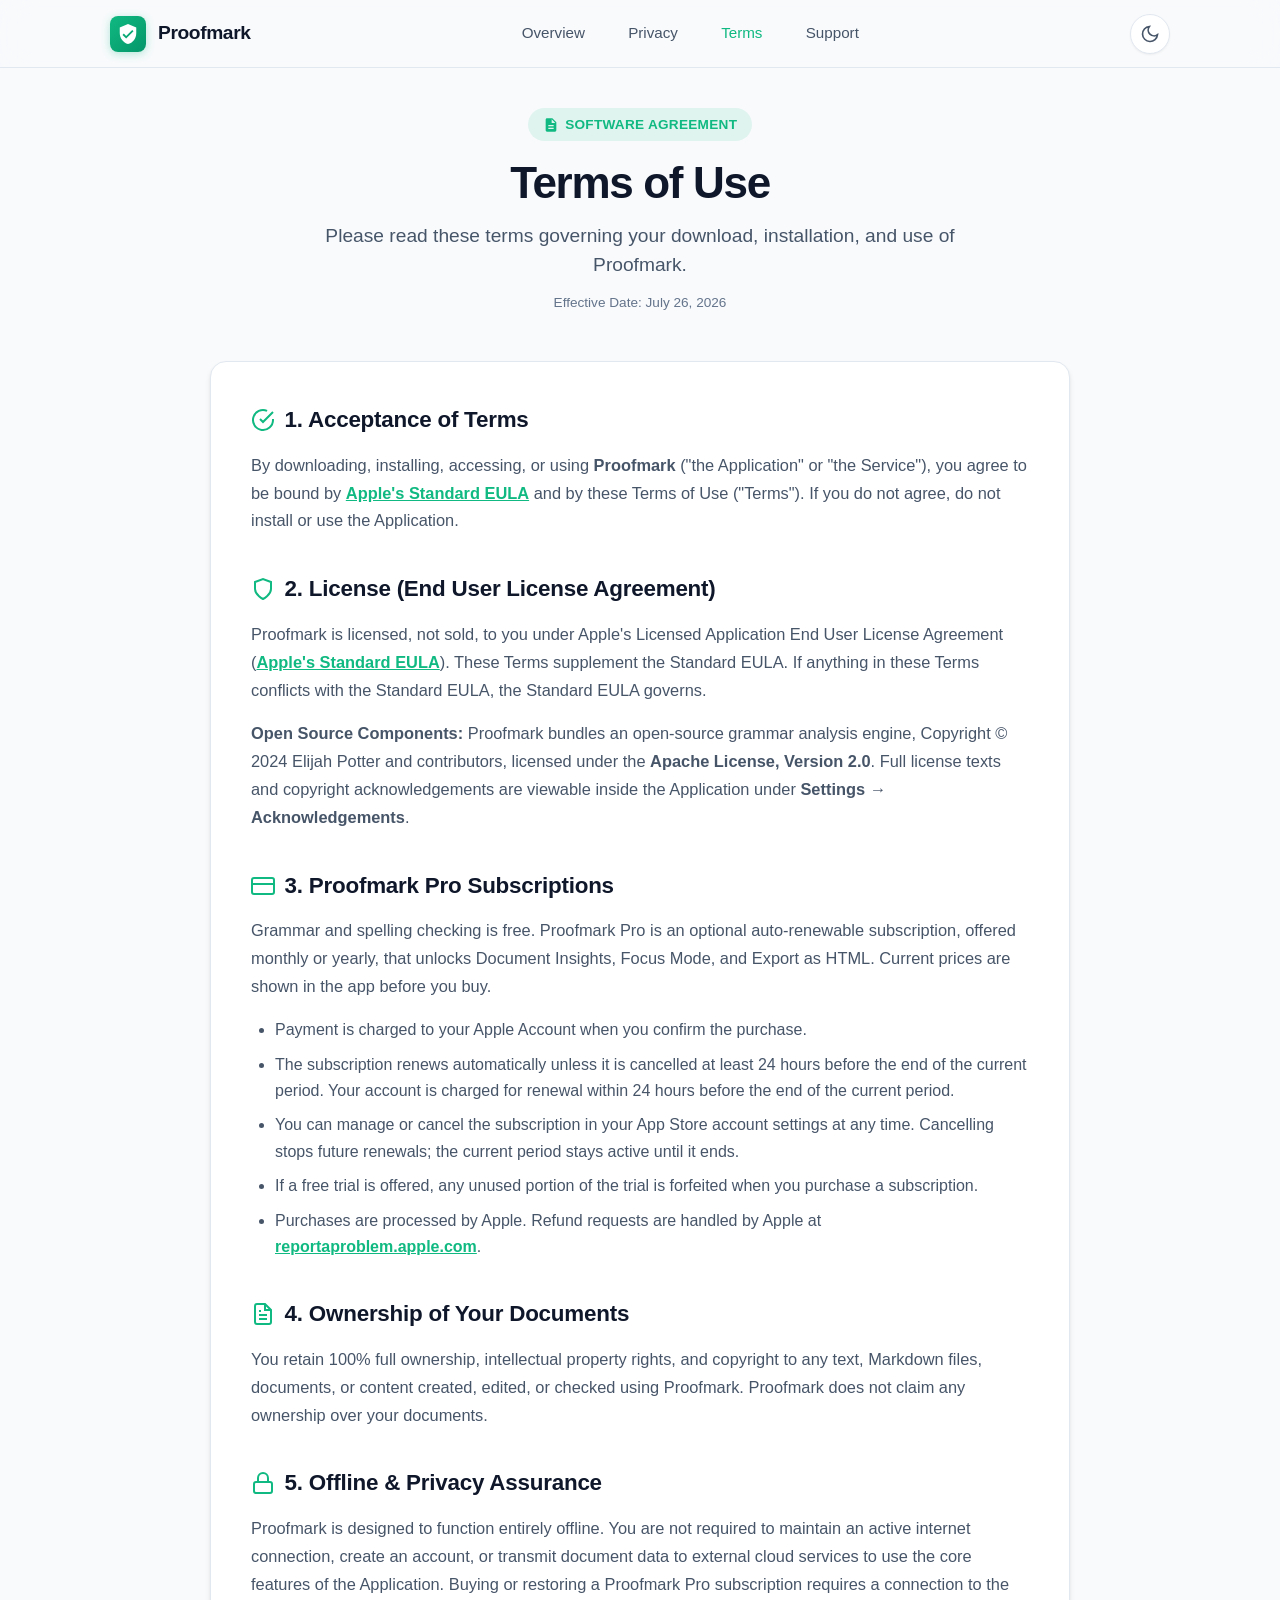
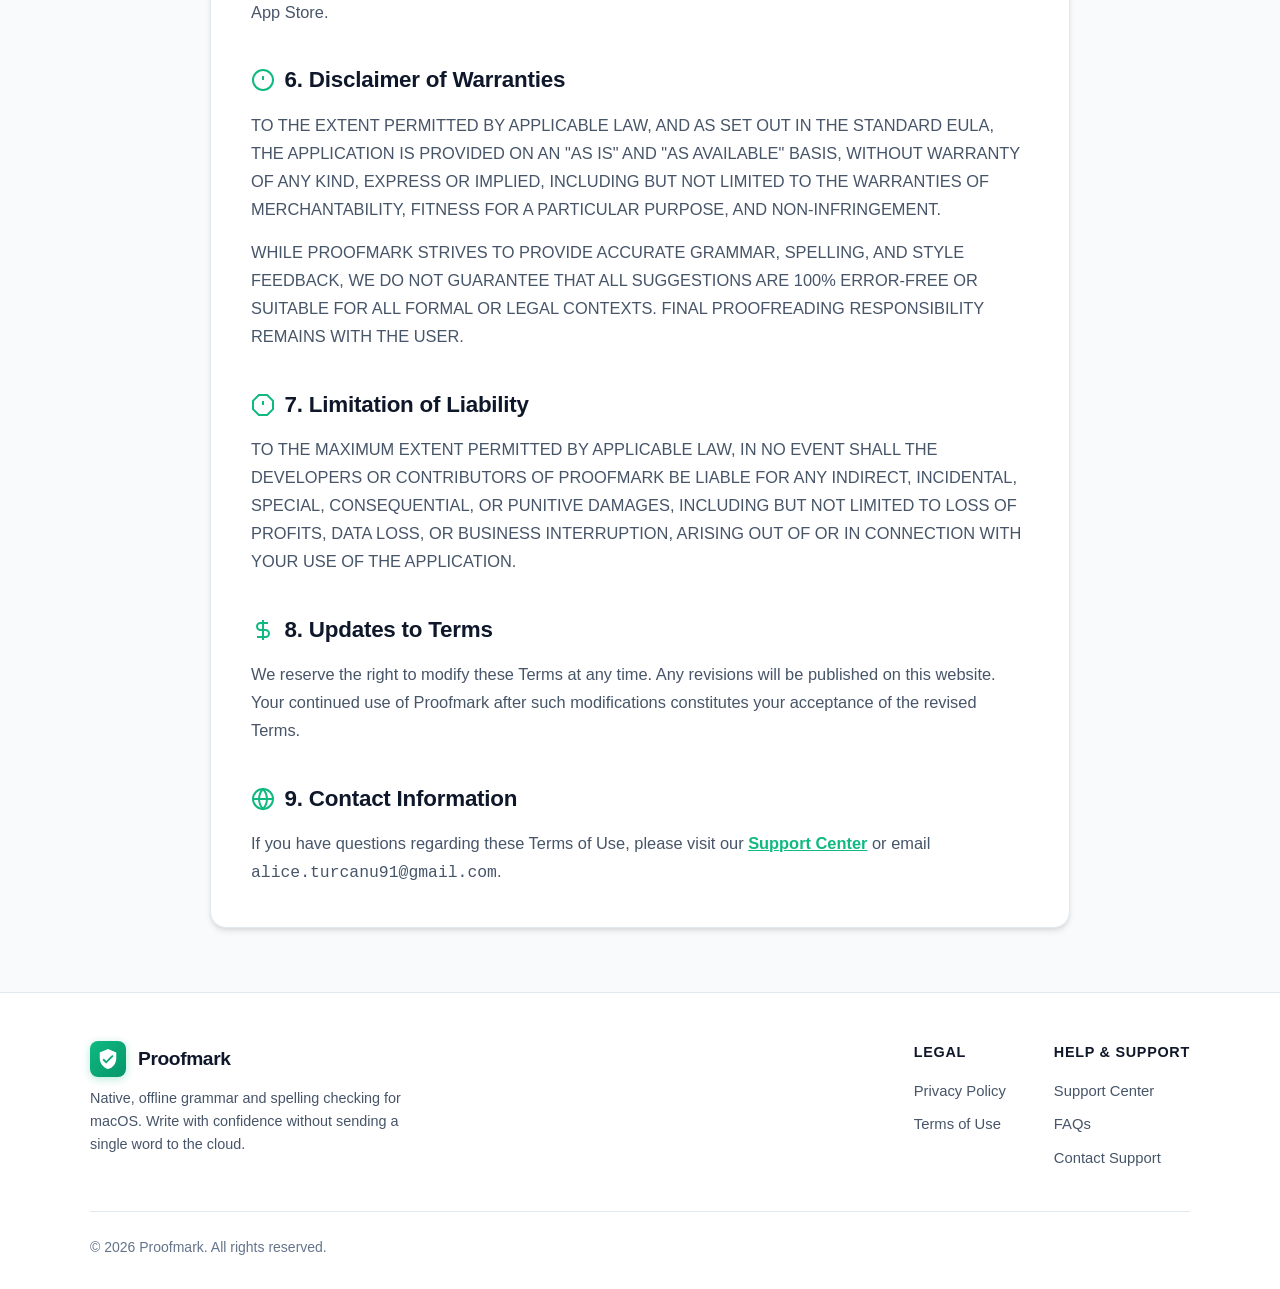
<file: terms.html>
<!DOCTYPE html>
<html lang="en">
<head>
  <meta charset="UTF-8">
  <meta name="viewport" content="width=device-width, initial-scale=1.0">
  <title>Terms of Use — Proofmark</title>
  <meta name="description" content="Proofmark Terms of Use. Proofmark is licensed under Apple's Standard EULA; these terms supplement it.">
  <link rel="stylesheet" href="styles.css">
  <link rel="icon" href="data:image/svg+xml,<svg xmlns=%22http://www.w3.org/2000/svg%22 viewBox=%220 0 100 100%22><text y=%22.9em%22 font-size=%2290%22>📄</text></svg>">
</head>
<body>
  <!-- Header / Navigation -->
  <header class="navbar">
    <div class="nav-container">
      <a href="index.html" class="brand-link">
        <div class="brand-icon">
          <svg viewBox="0 0 24 24"><path d="M12 1L3 5v6c0 5.55 3.84 10.74 9 12 5.16-1.26 9-5.45 9-12V5l-9-4zm-2 16l-4-4 1.41-1.41L10 14.17l6.59-6.59L18 9l-8 8z"/></svg>
        </div>
        <span>Proofmark</span>
      </a>

      <ul class="nav-links">
        <li><a href="index.html">Overview</a></li>
        <li><a href="privacy.html">Privacy</a></li>
        <li><a href="terms.html" class="active">Terms</a></li>
        <li><a href="support.html">Support</a></li>
      </ul>

      <div class="nav-actions">
        <button class="theme-toggle-btn" id="theme-toggle" aria-label="Toggle light/dark theme">
          <svg viewBox="0 0 24 24" fill="none" stroke="currentColor" stroke-width="2"><path d="M21 12.79A9 9 0 1 1 11.21 3 7 7 0 0 0 21 12.79z"/></svg>
        </button>

        <button class="mobile-menu-btn" id="mobile-menu-btn" aria-label="Toggle navigation menu">
          <svg viewBox="0 0 24 24" fill="none" stroke="currentColor" stroke-width="2"><path d="M4 6h16M4 12h16M4 18h16"/></svg>
        </button>
      </div>
    </div>

    <!-- Mobile Drawer -->
    <div class="mobile-nav-drawer" id="mobile-drawer">
      <a href="index.html">Overview</a>
      <a href="privacy.html">Privacy Policy</a>
      <a href="terms.html" class="active">Terms of Use</a>
      <a href="support.html">Support & Help Center</a>
    </div>
  </header>

  <!-- Main Content -->
  <main class="main-content">
    <div class="page-hero">
      <div class="hero-badge">
        <svg viewBox="0 0 24 24" fill="currentColor"><path d="M14 2H6c-1.1 0-1.99.9-1.99 2L4 20c0 1.1.89 2 1.99 2H18c1.1 0 2-.9 2-2V8l-6-6zm2 16H8v-2h8v2zm0-4H8v-2h8v2zm-3-5V3.5L18.5 9H13z"/></svg>
        Software Agreement
      </div>
      <h1>Terms of Use</h1>
      <p class="subtitle">Please read these terms governing your download, installation, and use of Proofmark.</p>
      <span class="last-updated">Effective Date: July 26, 2026</span>
    </div>

    <div class="doc-card">
      <div class="doc-section">
        <h2>
          <svg viewBox="0 0 24 24" fill="none" stroke="currentColor" stroke-width="2"><path d="M22 11.08V12a10 10 0 1 1-5.93-9.14"/><polyline points="22 4 12 14.01 9 11.01"/></svg>
          1. Acceptance of Terms
        </h2>
        <p>By downloading, installing, accessing, or using <strong>Proofmark</strong> ("the Application" or "the Service"), you agree to be bound by <a href="https://www.apple.com/legal/internet-services/itunes/dev/stdeula/" style="color: var(--accent-color); font-weight: 600;">Apple's Standard EULA</a> and by these Terms of Use ("Terms"). If you do not agree, do not install or use the Application.</p>
      </div>

      <div class="doc-section">
        <h2>
          <svg viewBox="0 0 24 24" fill="none" stroke="currentColor" stroke-width="2"><path d="M12 22s8-4 8-10V5l-8-3-8 3v7c0 6 8 10 8 10z"/></svg>
          2. License (End User License Agreement)
        </h2>
        <p>Proofmark is licensed, not sold, to you under Apple's Licensed Application End User License Agreement (<a href="https://www.apple.com/legal/internet-services/itunes/dev/stdeula/" style="color: var(--accent-color); font-weight: 600;">Apple's Standard EULA</a>). These Terms supplement the Standard EULA. If anything in these Terms conflicts with the Standard EULA, the Standard EULA governs.</p>
        <p><strong>Open Source Components:</strong> Proofmark bundles an open-source grammar analysis engine, Copyright &copy; 2024 Elijah Potter and contributors, licensed under the <strong>Apache License, Version 2.0</strong>. Full license texts and copyright acknowledgements are viewable inside the Application under <strong>Settings → Acknowledgements</strong>.</p>
      </div>

      <div class="doc-section">
        <h2>
          <svg viewBox="0 0 24 24" fill="none" stroke="currentColor" stroke-width="2"><rect x="1" y="4" width="22" height="16" rx="2" ry="2"/><line x1="1" y1="10" x2="23" y2="10"/></svg>
          3. Proofmark Pro Subscriptions
        </h2>
        <p>Grammar and spelling checking is free. Proofmark Pro is an optional auto-renewable subscription, offered monthly or yearly, that unlocks Document Insights, Focus Mode, and Export as HTML. Current prices are shown in the app before you buy.</p>
        <ul>
          <li>Payment is charged to your Apple Account when you confirm the purchase.</li>
          <li>The subscription renews automatically unless it is cancelled at least 24 hours before the end of the current period. Your account is charged for renewal within 24 hours before the end of the current period.</li>
          <li>You can manage or cancel the subscription in your App Store account settings at any time. Cancelling stops future renewals; the current period stays active until it ends.</li>
          <li>If a free trial is offered, any unused portion of the trial is forfeited when you purchase a subscription.</li>
          <li>Purchases are processed by Apple. Refund requests are handled by Apple at <a href="https://reportaproblem.apple.com" style="color: var(--accent-color); font-weight: 600;">reportaproblem.apple.com</a>.</li>
        </ul>
      </div>

      <div class="doc-section">
        <h2>
          <svg viewBox="0 0 24 24" fill="none" stroke="currentColor" stroke-width="2"><path d="M14 2H6a2 2 0 0 0-2 2v16a2 2 0 0 0 2 2h12a2 2 0 0 0 2-2V8z"/><polyline points="14 2 14 8 20 8"/><line x1="16" y1="13" x2="8" y2="13"/><line x1="16" y1="17" x2="8" y2="17"/><polyline points="10 9 9 9 8 9"/></svg>
          4. Ownership of Your Documents
        </h2>
        <p>You retain 100% full ownership, intellectual property rights, and copyright to any text, Markdown files, documents, or content created, edited, or checked using Proofmark. Proofmark does not claim any ownership over your documents.</p>
      </div>

      <div class="doc-section">
        <h2>
          <svg viewBox="0 0 24 24" fill="none" stroke="currentColor" stroke-width="2"><rect x="3" y="11" width="18" height="11" rx="2" ry="2"/><path d="M7 11V7a5 5 0 0 1 10 0v4"/></svg>
          5. Offline & Privacy Assurance
        </h2>
        <p>Proofmark is designed to function entirely offline. You are not required to maintain an active internet connection, create an account, or transmit document data to external cloud services to use the core features of the Application. Buying or restoring a Proofmark Pro subscription requires a connection to the App Store.</p>
      </div>

      <div class="doc-section">
        <h2>
          <svg viewBox="0 0 24 24" fill="none" stroke="currentColor" stroke-width="2"><circle cx="12" cy="12" r="10"/><line x1="12" y1="8" x2="12" y2="12"/><line x1="12" y1="16" x2="12.01" y2="16"/></svg>
          6. Disclaimer of Warranties
        </h2>
        <p>TO THE EXTENT PERMITTED BY APPLICABLE LAW, AND AS SET OUT IN THE STANDARD EULA, THE APPLICATION IS PROVIDED ON AN "AS IS" AND "AS AVAILABLE" BASIS, WITHOUT WARRANTY OF ANY KIND, EXPRESS OR IMPLIED, INCLUDING BUT NOT LIMITED TO THE WARRANTIES OF MERCHANTABILITY, FITNESS FOR A PARTICULAR PURPOSE, AND NON-INFRINGEMENT.</p>
        <p>WHILE PROOFMARK STRIVES TO PROVIDE ACCURATE GRAMMAR, SPELLING, AND STYLE FEEDBACK, WE DO NOT GUARANTEE THAT ALL SUGGESTIONS ARE 100% ERROR-FREE OR SUITABLE FOR ALL FORMAL OR LEGAL CONTEXTS. FINAL PROOFREADING RESPONSIBILITY REMAINS WITH THE USER.</p>
      </div>

      <div class="doc-section">
        <h2>
          <svg viewBox="0 0 24 24" fill="none" stroke="currentColor" stroke-width="2"><polygon points="7.86 2 16.14 2 22 7.86 22 16.14 16.14 22 7.86 22 2 16.14 2 7.86 7.86 2"/><line x1="12" y1="8" x2="12" y2="12"/><line x1="12" y1="16" x2="12.01" y2="16"/></svg>
          7. Limitation of Liability
        </h2>
        <p>TO THE MAXIMUM EXTENT PERMITTED BY APPLICABLE LAW, IN NO EVENT SHALL THE DEVELOPERS OR CONTRIBUTORS OF PROOFMARK BE LIABLE FOR ANY INDIRECT, INCIDENTAL, SPECIAL, CONSEQUENTIAL, OR PUNITIVE DAMAGES, INCLUDING BUT NOT LIMITED TO LOSS OF PROFITS, DATA LOSS, OR BUSINESS INTERRUPTION, ARISING OUT OF OR IN CONNECTION WITH YOUR USE OF THE APPLICATION.</p>
      </div>

      <div class="doc-section">
        <h2>
          <svg viewBox="0 0 24 24" fill="none" stroke="currentColor" stroke-width="2"><path d="M12 2v20M17 5H9.5a3.5 3.5 0 0 0 0 7h5a3.5 3.5 0 0 1 0 7H6"/></svg>
          8. Updates to Terms
        </h2>
        <p>We reserve the right to modify these Terms at any time. Any revisions will be published on this website. Your continued use of Proofmark after such modifications constitutes your acceptance of the revised Terms.</p>
      </div>

      <div class="doc-section">
        <h2>
          <svg viewBox="0 0 24 24" fill="none" stroke="currentColor" stroke-width="2"><circle cx="12" cy="12" r="10"/><line x1="2" y1="12" x2="22" y2="12"/><path d="M12 2a15.3 15.3 0 0 1 4 10 15.3 15.3 0 0 1-4 10 15.3 15.3 0 0 1-4-10 15.3 15.3 0 0 1 4-10z"/></svg>
          9. Contact Information
        </h2>
        <p>If you have questions regarding these Terms of Use, please visit our <a href="support.html" style="color: var(--accent-color); font-weight: 600;">Support Center</a> or email <code>alice.turcanu91@gmail.com</code>.</p>
      </div>
    </div>
  </main>

  <!-- Footer -->
  <footer class="site-footer">
    <div class="footer-container">
      <div class="footer-top">
        <div class="footer-brand">
          <a href="index.html" class="brand-link">
            <div class="brand-icon">
              <svg viewBox="0 0 24 24"><path d="M12 1L3 5v6c0 5.55 3.84 10.74 9 12 5.16-1.26 9-5.45 9-12V5l-9-4zm-2 16l-4-4 1.41-1.41L10 14.17l6.59-6.59L18 9l-8 8z"/></svg>
            </div>
            <span>Proofmark</span>
          </a>
          <p>Native, offline grammar and spelling checking for macOS. Write with confidence without sending a single word to the cloud.</p>
        </div>

        <div class="footer-links-group">
          <div class="footer-col">
            <h4>Legal</h4>
            <ul>
              <li><a href="privacy.html">Privacy Policy</a></li>
              <li><a href="terms.html">Terms of Use</a></li>
            </ul>
          </div>

          <div class="footer-col">
            <h4>Help & Support</h4>
            <ul>
              <li><a href="support.html">Support Center</a></li>
              <li><a href="support.html#faq">FAQs</a></li>
              <li><a href="support.html#contact">Contact Support</a></li>
            </ul>
          </div>
        </div>
      </div>

      <div class="footer-bottom">
        <p>&copy; 2026 Proofmark. All rights reserved.</p>
      </div>
    </div>
  </footer>

  <script src="script.js"></script>
</body>
</html>
</file>
<file: styles.css>
/* Proofmark - Web Stylesheet */
:root {
  --bg-primary: #f8fafc;
  --bg-secondary: #ffffff;
  --bg-card: #ffffff;
  --bg-header: rgba(248, 250, 252, 0.85);
  --text-primary: #0f172a;
  --text-secondary: #475569;
  --text-muted: #64748b;
  --border-color: #e2e8f0;
  --accent-color: #10b981;
  --accent-hover: #059669;
  --accent-light: rgba(16, 185, 129, 0.1);
  --shadow-sm: 0 1px 2px 0 rgba(0, 0, 0, 0.05);
  --shadow-md: 0 4px 6px -1px rgba(0, 0, 0, 0.1), 0 2px 4px -1px rgba(0, 0, 0, 0.06);
  --shadow-lg: 0 10px 25px -5px rgba(0, 0, 0, 0.1), 0 8px 10px -6px rgba(0, 0, 0, 0.04);
  --radius-sm: 8px;
  --radius-md: 12px;
  --radius-lg: 16px;
  --radius-full: 9999px;
  --font-sans: -apple-system, BlinkMacSystemFont, "SF Pro Display", "SF Pro Text", "Segoe UI", Roboto, Helvetica, Arial, sans-serif;
  --font-mono: ui-monospace, SFMono-Regular, Menlo, Monaco, Consolas, monospace;
}

[data-theme="dark"] {
  --bg-primary: #0b0f17;
  --bg-secondary: #111827;
  --bg-card: #151c28;
  --bg-header: rgba(11, 15, 23, 0.85);
  --text-primary: #f9fafb;
  --text-secondary: #d1d5db;
  --text-muted: #9ca3af;
  --border-color: #26334d;
  --accent-color: #10b981;
  --accent-hover: #34d399;
  --accent-light: rgba(16, 185, 129, 0.15);
  --shadow-sm: 0 1px 2px 0 rgba(0, 0, 0, 0.3);
  --shadow-md: 0 4px 6px -1px rgba(0, 0, 0, 0.4);
  --shadow-lg: 0 10px 25px -3px rgba(0, 0, 0, 0.5);
}

@media (prefers-color-scheme: dark) {
  :root:not([data-theme="light"]) {
    --bg-primary: #0b0f17;
    --bg-secondary: #111827;
    --bg-card: #151c28;
    --bg-header: rgba(11, 15, 23, 0.85);
    --text-primary: #f9fafb;
    --text-secondary: #d1d5db;
    --text-muted: #9ca3af;
    --border-color: #26334d;
    --accent-color: #10b981;
    --accent-hover: #34d399;
    --accent-light: rgba(16, 185, 129, 0.15);
    --shadow-sm: 0 1px 2px 0 rgba(0, 0, 0, 0.3);
    --shadow-md: 0 4px 6px -1px rgba(0, 0, 0, 0.4);
    --shadow-lg: 0 10px 25px -3px rgba(0, 0, 0, 0.5);
  }
}

* {
  box-sizing: border-box;
  margin: 0;
  padding: 0;
  -webkit-tap-highlight-color: transparent;
}

html {
  scroll-behavior: smooth;
  font-size: 16px;
}

body {
  font-family: var(--font-sans);
  background-color: var(--bg-primary);
  color: var(--text-primary);
  line-height: 1.6;
  min-height: 100vh;
  display: flex;
  flex-direction: column;
  transition: background-color 0.3s ease, color 0.3s ease;
  overflow-x: hidden;
}

/* Header & Navigation */
header.navbar {
  position: sticky;
  top: 0;
  z-index: 100;
  background-color: var(--bg-header);
  backdrop-filter: blur(16px);
  -webkit-backdrop-filter: blur(16px);
  border-bottom: 1px solid var(--border-color);
  transition: background-color 0.3s ease, border-color 0.3s ease;
}

.nav-container {
  max-width: 1100px;
  margin: 0 auto;
  padding: 0.85rem 1.25rem;
  display: flex;
  align-items: center;
  justify-content: space-between;
}

.brand-link {
  display: flex;
  align-items: center;
  gap: 0.75rem;
  text-decoration: none;
  color: var(--text-primary);
  font-weight: 700;
  font-size: 1.2rem;
  letter-spacing: -0.02em;
}

.brand-icon {
  width: 36px;
  height: 36px;
  border-radius: var(--radius-sm);
  background: linear-gradient(135deg, #10b981 0%, #059669 100%);
  display: flex;
  align-items: center;
  justify-content: center;
  color: #ffffff;
  box-shadow: 0 2px 8px rgba(16, 185, 129, 0.3);
}

.brand-icon svg {
  width: 22px;
  height: 22px;
  fill: currentColor;
}

.nav-links {
  display: flex;
  align-items: center;
  gap: 1.5rem;
  list-style: none;
}

.nav-links a {
  text-decoration: none;
  color: var(--text-secondary);
  font-weight: 500;
  font-size: 0.95rem;
  transition: color 0.2s ease;
  padding: 0.4rem 0.6rem;
  border-radius: var(--radius-sm);
}

.nav-links a:hover,
.nav-links a.active {
  color: var(--accent-color);
}

.nav-actions {
  display: flex;
  align-items: center;
  gap: 0.75rem;
}

.theme-toggle-btn {
  background: var(--bg-card);
  border: 1px solid var(--border-color);
  color: var(--text-secondary);
  width: 40px;
  height: 40px;
  border-radius: var(--radius-full);
  display: flex;
  align-items: center;
  justify-content: center;
  cursor: pointer;
  transition: all 0.2s ease;
  box-shadow: var(--shadow-sm);
}

.theme-toggle-btn:hover {
  color: var(--accent-color);
  border-color: var(--accent-color);
}

.theme-toggle-btn svg {
  width: 20px;
  height: 20px;
}

.mobile-menu-btn {
  display: none;
  background: var(--bg-card);
  border: 1px solid var(--border-color);
  color: var(--text-primary);
  width: 40px;
  height: 40px;
  border-radius: var(--radius-sm);
  align-items: center;
  justify-content: center;
  cursor: pointer;
}

.mobile-menu-btn svg {
  width: 22px;
  height: 22px;
}

/* Mobile Nav Drawer */
.mobile-nav-drawer {
  display: none;
  flex-direction: column;
  background: var(--bg-card);
  border-bottom: 1px solid var(--border-color);
  padding: 1rem 1.25rem;
  gap: 0.75rem;
}

.mobile-nav-drawer.open {
  display: flex;
}

.mobile-nav-drawer a {
  text-decoration: none;
  color: var(--text-primary);
  font-size: 1.05rem;
  font-weight: 500;
  padding: 0.65rem 0.85rem;
  border-radius: var(--radius-sm);
  display: flex;
  align-items: center;
  justify-content: space-between;
  transition: background-color 0.2s ease;
}

.mobile-nav-drawer a:hover,
.mobile-nav-drawer a.active {
  background-color: var(--accent-light);
  color: var(--accent-color);
}

/* Page Layout & Container */
main.main-content {
  flex: 1;
  max-width: 900px;
  width: 100%;
  margin: 0 auto;
  padding: 2.5rem 1.25rem 4rem;
}

/* Hero Section */
.page-hero {
  text-align: center;
  margin-bottom: 3rem;
  position: relative;
}

.hero-badge {
  display: inline-flex;
  align-items: center;
  gap: 0.4rem;
  padding: 0.35rem 0.9rem;
  border-radius: var(--radius-full);
  background-color: var(--accent-light);
  color: var(--accent-color);
  font-size: 0.85rem;
  font-weight: 600;
  margin-bottom: 1rem;
  letter-spacing: 0.02em;
  text-transform: uppercase;
}

.hero-badge svg {
  width: 16px;
  height: 16px;
}

.page-hero h1 {
  font-size: clamp(2rem, 5vw, 2.75rem);
  font-weight: 800;
  letter-spacing: -0.03em;
  line-height: 1.2;
  margin-bottom: 0.75rem;
  color: var(--text-primary);
}

.page-hero p.subtitle {
  font-size: clamp(1rem, 2.5vw, 1.2rem);
  color: var(--text-secondary);
  max-width: 650px;
  margin: 0 auto;
  line-height: 1.5;
}

.last-updated {
  display: block;
  margin-top: 0.75rem;
  font-size: 0.85rem;
  color: var(--text-muted);
}

/* Document & Card Container */
.doc-card {
  background-color: var(--bg-card);
  border: 1px solid var(--border-color);
  border-radius: var(--radius-lg);
  padding: 2.5rem;
  box-shadow: var(--shadow-md);
  transition: border-color 0.3s ease, box-shadow 0.3s ease;
}

.doc-section {
  margin-bottom: 2.25rem;
}

.doc-section:last-child {
  margin-bottom: 0;
}

.doc-section h2 {
  font-size: 1.4rem;
  font-weight: 700;
  letter-spacing: -0.01em;
  color: var(--text-primary);
  margin-bottom: 0.85rem;
  display: flex;
  align-items: center;
  gap: 0.6rem;
}

.doc-section h2 svg {
  width: 24px;
  height: 24px;
  color: var(--accent-color);
  flex-shrink: 0;
}

.doc-section h3 {
  font-size: 1.15rem;
  font-weight: 600;
  color: var(--text-primary);
  margin: 1.25rem 0 0.5rem;
}

.doc-section p {
  color: var(--text-secondary);
  font-size: 1.025rem;
  line-height: 1.7;
  margin-bottom: 1rem;
}

.doc-section p:last-child {
  margin-bottom: 0;
}

.doc-section ul,
.doc-section ol {
  margin: 0.75rem 0 1rem 1.5rem;
  color: var(--text-secondary);
}

.doc-section li {
  margin-bottom: 0.5rem;
  line-height: 1.65;
  font-size: 1rem;
}

.highlight-box {
  background-color: var(--accent-light);
  border-left: 4px solid var(--accent-color);
  border-radius: var(--radius-sm);
  padding: 1.2rem 1.4rem;
  margin: 1.25rem 0;
}

.highlight-box p {
  color: var(--text-primary);
  font-weight: 500;
  margin-bottom: 0;
}

/* Support Center Specific Styles */
.search-container {
  max-width: 600px;
  margin: 0 auto 2.5rem;
  position: relative;
}

.search-input-wrapper {
  position: relative;
  display: flex;
  align-items: center;
}

.search-input-wrapper svg.search-icon {
  position: absolute;
  left: 1.2rem;
  width: 20px;
  height: 20px;
  color: var(--text-muted);
  pointer-events: none;
}

.search-input {
  width: 100%;
  padding: 1rem 1.2rem 1rem 3.2rem;
  font-size: 1.05rem;
  font-family: var(--font-sans);
  background-color: var(--bg-card);
  border: 1px solid var(--border-color);
  border-radius: var(--radius-full);
  color: var(--text-primary);
  box-shadow: var(--shadow-md);
  outline: none;
  transition: all 0.2s ease;
}

.search-input:focus {
  border-color: var(--accent-color);
  box-shadow: 0 0 0 4px var(--accent-light), var(--shadow-md);
}

.search-input::placeholder {
  color: var(--text-muted);
}

/* Support Categories Grid */
.categories-grid {
  display: grid;
  grid-template-columns: repeat(auto-fit, minmax(260px, 1fr));
  gap: 1.25rem;
  margin-bottom: 3rem;
}

.category-card {
  background-color: var(--bg-card);
  border: 1px solid var(--border-color);
  border-radius: var(--radius-md);
  padding: 1.5rem;
  transition: transform 0.2s ease, border-color 0.2s ease, box-shadow 0.2s ease;
  text-decoration: none;
  color: inherit;
  display: flex;
  flex-direction: column;
}

.category-card:hover {
  transform: translateY(-4px);
  border-color: var(--accent-color);
  box-shadow: var(--shadow-lg);
}

.category-icon {
  width: 48px;
  height: 48px;
  border-radius: var(--radius-sm);
  background-color: var(--accent-light);
  color: var(--accent-color);
  display: flex;
  align-items: center;
  justify-content: center;
  margin-bottom: 1rem;
}

.category-icon svg {
  width: 26px;
  height: 26px;
}

.category-card h3 {
  font-size: 1.15rem;
  font-weight: 700;
  margin-bottom: 0.4rem;
  color: var(--text-primary);
}

.category-card p {
  font-size: 0.925rem;
  color: var(--text-secondary);
  line-height: 1.5;
}

/* FAQ Accordion */
.faq-section {
  margin-bottom: 3rem;
}

.faq-title {
  font-size: 1.6rem;
  font-weight: 800;
  margin-bottom: 1.25rem;
  color: var(--text-primary);
  text-align: center;
}

.faq-list {
  display: flex;
  flex-direction: column;
  gap: 0.85rem;
}

.faq-item {
  background-color: var(--bg-card);
  border: 1px solid var(--border-color);
  border-radius: var(--radius-md);
  overflow: hidden;
  transition: border-color 0.2s ease;
}

.faq-item:hover {
  border-color: var(--accent-color);
}

.faq-question {
  width: 100%;
  padding: 1.15rem 1.4rem;
  background: none;
  border: none;
  text-align: left;
  font-size: 1.05rem;
  font-weight: 600;
  font-family: var(--font-sans);
  color: var(--text-primary);
  display: flex;
  align-items: center;
  justify-content: space-between;
  gap: 1rem;
  cursor: pointer;
}

.faq-chevron {
  width: 20px;
  height: 20px;
  color: var(--text-muted);
  transition: transform 0.3s ease;
  flex-shrink: 0;
}

.faq-item.active .faq-chevron {
  transform: rotate(180deg);
  color: var(--accent-color);
}

.faq-answer {
  max-height: 0;
  overflow: hidden;
  transition: max-height 0.3s cubic-bezier(0, 1, 0, 1), padding 0.3s ease;
  padding: 0 1.4rem;
}

.faq-item.active .faq-answer {
  max-height: 500px;
  padding: 0 1.4rem 1.25rem;
  transition: max-height 0.3s ease-in-out, padding 0.3s ease;
}

.faq-answer p {
  color: var(--text-secondary);
  font-size: 0.975rem;
  line-height: 1.65;
}

/* Contact Form */
.contact-section {
  background-color: var(--bg-card);
  border: 1px solid var(--border-color);
  border-radius: var(--radius-lg);
  padding: 2.25rem;
  box-shadow: var(--shadow-md);
}

.contact-section h2 {
  font-size: 1.5rem;
  font-weight: 700;
  margin-bottom: 0.5rem;
  color: var(--text-primary);
}

.contact-section p.contact-desc {
  color: var(--text-secondary);
  font-size: 0.975rem;
  margin-bottom: 1.5rem;
}

.form-group {
  margin-bottom: 1.25rem;
}

.form-group label {
  display: block;
  font-size: 0.9rem;
  font-weight: 600;
  color: var(--text-primary);
  margin-bottom: 0.4rem;
}

.form-control {
  width: 100%;
  padding: 0.8rem 1rem;
  font-size: 1rem;
  font-family: var(--font-sans);
  background-color: var(--bg-primary);
  border: 1px solid var(--border-color);
  border-radius: var(--radius-sm);
  color: var(--text-primary);
  outline: none;
  transition: border-color 0.2s ease, box-shadow 0.2s ease;
}

.form-control:focus {
  border-color: var(--accent-color);
  box-shadow: 0 0 0 3px var(--accent-light);
}

textarea.form-control {
  min-height: 130px;
  resize: vertical;
}

.btn-submit {
  display: inline-flex;
  align-items: center;
  justify-content: center;
  gap: 0.5rem;
  width: 100%;
  padding: 0.9rem 1.5rem;
  font-size: 1.025rem;
  font-weight: 600;
  font-family: var(--font-sans);
  color: #ffffff;
  background: linear-gradient(135deg, #10b981 0%, #059669 100%);
  border: none;
  border-radius: var(--radius-sm);
  cursor: pointer;
  transition: transform 0.15 ease, box-shadow 0.2s ease;
  box-shadow: 0 4px 12px rgba(16, 185, 129, 0.3);
}

.btn-submit:hover {
  transform: translateY(-1px);
  box-shadow: 0 6px 16px rgba(16, 185, 129, 0.4);
}

.btn-submit:active {
  transform: translateY(0);
}

.form-alert {
  display: none;
  margin-top: 1rem;
  padding: 0.9rem 1.1rem;
  border-radius: var(--radius-sm);
  font-size: 0.95rem;
  font-weight: 500;
}

.form-alert.success {
  display: flex;
  align-items: center;
  gap: 0.5rem;
  background-color: rgba(16, 185, 129, 0.15);
  color: #10b981;
  border: 1px solid rgba(16, 185, 129, 0.3);
}

/* Landing Page Specific */
.features-grid {
  display: grid;
  grid-template-columns: repeat(auto-fit, minmax(280px, 1fr));
  gap: 1.5rem;
  margin: 3rem 0;
}

.feature-card {
  background: var(--bg-card);
  border: 1px solid var(--border-color);
  border-radius: var(--radius-md);
  padding: 1.75rem;
  box-shadow: var(--shadow-sm);
}

.feature-card h3 {
  font-size: 1.2rem;
  font-weight: 700;
  margin: 0.75rem 0 0.4rem;
  color: var(--text-primary);
}

.cta-box {
  background: linear-gradient(135deg, rgba(16, 185, 129, 0.1) 0%, rgba(5, 150, 105, 0.15) 100%);
  border: 1px solid rgba(16, 185, 129, 0.3);
  border-radius: var(--radius-lg);
  padding: 3rem 2rem;
  text-align: center;
  margin-top: 3rem;
}

.cta-box h2 {
  font-size: 1.8rem;
  font-weight: 800;
  margin-bottom: 0.75rem;
  color: var(--text-primary);
}

.btn-primary {
  display: inline-flex;
  align-items: center;
  gap: 0.6rem;
  padding: 0.85rem 1.75rem;
  font-size: 1.05rem;
  font-weight: 600;
  color: #ffffff;
  background: linear-gradient(135deg, #10b981 0%, #059669 100%);
  text-decoration: none;
  border-radius: var(--radius-full);
  box-shadow: 0 4px 14px rgba(16, 185, 129, 0.35);
  transition: transform 0.2s ease, box-shadow 0.2s ease;
  margin-top: 1.25rem;
}

.btn-primary:hover {
  transform: translateY(-2px);
  box-shadow: 0 6px 20px rgba(16, 185, 129, 0.45);
}

/* Footer */
footer.site-footer {
  background-color: var(--bg-secondary);
  border-top: 1px solid var(--border-color);
  padding: 3rem 1.25rem 2rem;
  margin-top: auto;
  transition: background-color 0.3s ease, border-color 0.3s ease;
}

.footer-container {
  max-width: 1100px;
  margin: 0 auto;
  display: flex;
  flex-direction: column;
  gap: 2rem;
}

.footer-top {
  display: flex;
  flex-wrap: wrap;
  justify-content: space-between;
  gap: 2rem;
}

.footer-brand {
  max-width: 320px;
}

.footer-brand p {
  color: var(--text-secondary);
  font-size: 0.9rem;
  margin-top: 0.6rem;
}

.footer-links-group {
  display: flex;
  gap: 3rem;
  flex-wrap: wrap;
}

.footer-col h4 {
  font-size: 0.9rem;
  font-weight: 700;
  text-transform: uppercase;
  letter-spacing: 0.05em;
  color: var(--text-primary);
  margin-bottom: 0.85rem;
}

.footer-col ul {
  list-style: none;
}

.footer-col li {
  margin-bottom: 0.5rem;
}

.footer-col a {
  text-decoration: none;
  color: var(--text-secondary);
  font-size: 0.925rem;
  transition: color 0.2s ease;
}

.footer-col a:hover {
  color: var(--accent-color);
}

.footer-bottom {
  border-top: 1px solid var(--border-color);
  padding-top: 1.5rem;
  display: flex;
  align-items: center;
  justify-content: space-between;
  flex-wrap: wrap;
  gap: 1rem;
  font-size: 0.875rem;
  color: var(--text-muted);
}

/* Responsive Mobile Adjustments */
@media (max-width: 768px) {
  .nav-links {
    display: none;
  }

  .mobile-menu-btn {
    display: flex;
  }

  main.main-content {
    padding: 1.5rem 1rem 3rem;
  }

  .doc-card {
    padding: 1.5rem 1.2rem;
    border-radius: var(--radius-md);
  }

  .categories-grid {
    grid-template-columns: 1fr;
  }

  .contact-section {
    padding: 1.5rem 1.2rem;
  }

  .footer-links-group {
    gap: 2rem;
    width: 100%;
    justify-content: space-between;
  }
}
</file>
